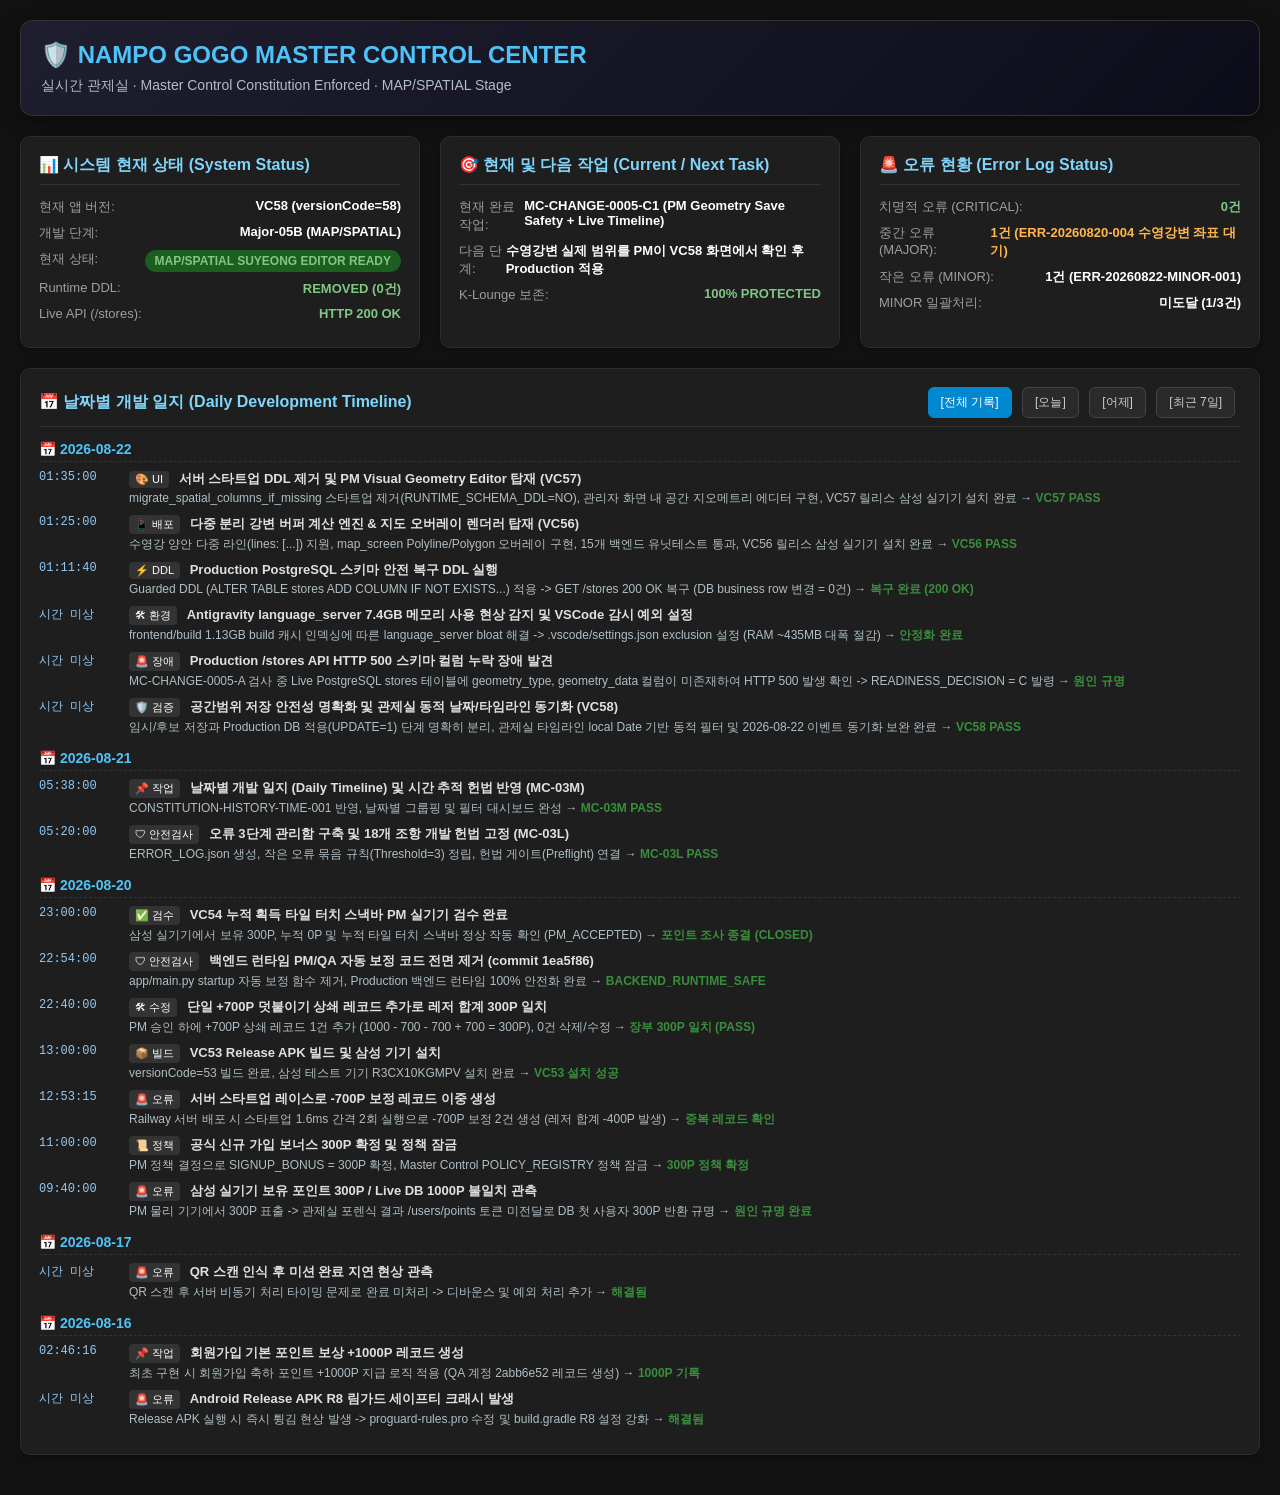
<file: tools/master_control/dashboard.html>
<!DOCTYPE html>
<html lang="ko">
<head>
    <meta charset="UTF-8">
    <meta name="viewport" content="width=device-width, initial-scale=1.0">
    <title>NAMPO GOGO | MASTER CONTROL CENTER (한국어 관제실)</title>
    <style>
        body {
            font-family: 'Segoe UI', -apple-system, BlinkMacSystemFont, Roboto, sans-serif;
            background-color: #121212;
            color: #e0e0e0;
            margin: 0;
            padding: 20px;
        }
        .header {
            background: linear-gradient(135deg, #1e1e2f 0%, #0d0d1a 100%);
            padding: 20px;
            border-radius: 12px;
            border: 1px solid #333;
            margin-bottom: 20px;
            box-shadow: 0 4px 20px rgba(0,0,0,0.5);
        }
        h1 {
            margin: 0 0 8px 0;
            color: #4fc3f7;
            font-size: 24px;
        }
        .subtitle {
            color: #b0bec5;
            font-size: 14px;
        }
        .grid {
            display: grid;
            grid-template-columns: repeat(auto-fit, minmax(320px, 1fr));
            gap: 20px;
            margin-bottom: 20px;
        }
        .card {
            background-color: #1e1e1e;
            border-radius: 10px;
            padding: 18px;
            border: 1px solid #2c2c2c;
            box-shadow: 0 2px 10px rgba(0,0,0,0.3);
        }
        .card h2 {
            margin-top: 0;
            font-size: 16px;
            color: #81d4fa;
            border-bottom: 1px solid #333;
            padding-bottom: 8px;
        }
        .status-pill {
            display: inline-block;
            padding: 4px 10px;
            border-radius: 20px;
            font-weight: bold;
            font-size: 12px;
        }
        .status-pass { background-color: #1b5e20; color: #81c784; }
        .status-warn { background-color: #e65100; color: #ffb74d; }
        .status-critical { background-color: #b71c1c; color: #e57373; }
        .info-row {
            display: flex;
            justify-content: space-between;
            margin-bottom: 8px;
            font-size: 13px;
        }
        .info-label { color: #9e9e9e; }
        .info-value { font-weight: bold; color: #ffffff; }
        table {
            width: 100%;
            border-collapse: collapse;
            font-size: 13px;
        }
        th, td {
            padding: 8px 10px;
            text-align: left;
            border-bottom: 1px solid #2a2a2a;
        }
        th { color: #b0bec5; font-weight: normal; background-color: #181818; }
        .filter-btn {
            background-color: #2a2a2a;
            color: #ccc;
            border: 1px solid #444;
            padding: 6px 12px;
            border-radius: 6px;
            cursor: pointer;
            font-size: 12px;
            margin-right: 6px;
        }
        .filter-btn.active {
            background-color: #0288d1;
            color: white;
            border-color: #0288d1;
        }
        .timeline-date-header {
            font-size: 14px;
            font-weight: bold;
            color: #4fc3f7;
            margin-top: 14px;
            margin-bottom: 8px;
            padding-bottom: 4px;
            border-bottom: 1px dashed #333;
        }
        .timeline-event-item {
            display: flex;
            align-items: flex-start;
            margin-bottom: 8px;
            font-size: 13px;
        }
        .timeline-time {
            width: 90px;
            color: #90caf9;
            font-family: monospace;
            font-size: 12px;
        }
        .timeline-badge {
            display: inline-block;
            padding: 2px 6px;
            border-radius: 4px;
            font-size: 11px;
            background-color: #333;
            color: #fff;
            margin-right: 6px;
        }
        .timeline-details {
            color: #b0bec5;
            font-size: 12px;
            margin-top: 2px;
        }
    </style>
</head>
<body>

    <div class="header">
        <h1>🛡️ NAMPO GOGO MASTER CONTROL CENTER</h1>
        <div class="subtitle">실시간 관제실 · Master Control Constitution Enforced · MAP/SPATIAL Stage</div>
    </div>

    <div class="grid">
        <!-- 1. SYSTEM OVERVIEW -->
        <div class="card">
            <h2>📊 시스템 현재 상태 (System Status)</h2>
            <div class="info-row">
                <span class="info-label">현재 앱 버전:</span>
                <span class="info-value">VC58 (versionCode=58)</span>
            </div>
            <div class="info-row">
                <span class="info-label">개발 단계:</span>
                <span class="info-value">Major-05B (MAP/SPATIAL)</span>
            </div>
            <div class="info-row">
                <span class="info-label">현재 상태:</span>
                <span class="status-pill status-pass">MAP/SPATIAL SUYEONG EDITOR READY</span>
            </div>
            <div class="info-row">
                <span class="info-label">Runtime DDL:</span>
                <span class="info-value" style="color: #81c784;">REMOVED (0건)</span>
            </div>
            <div class="info-row">
                <span class="info-label">Live API (/stores):</span>
                <span class="info-value" style="color: #81c784;">HTTP 200 OK</span>
            </div>
        </div>

        <!-- 2. CURRENT / NEXT WORK -->
        <div class="card">
            <h2>🎯 현재 및 다음 작업 (Current / Next Task)</h2>
            <div class="info-row">
                <span class="info-label">현재 완료 작업:</span>
                <span class="info-value">MC-CHANGE-0005-C1 (PM Geometry Save Safety + Live Timeline)</span>
            </div>
            <div class="info-row">
                <span class="info-label">다음 단계:</span>
                <span class="info-value">수영강변 실제 범위를 PM이 VC58 화면에서 확인 후 Production 적용</span>
            </div>
            <div class="info-row">
                <span class="info-label">K-Lounge 보존:</span>
                <span class="info-value" style="color: #81c784;">100% PROTECTED</span>
            </div>
        </div>

        <!-- 3. ERROR LOG STATUS -->
        <div class="card">
            <h2>🚨 오류 현황 (Error Log Status)</h2>
            <div class="info-row">
                <span class="info-label">치명적 오류 (CRITICAL):</span>
                <span class="info-value" style="color: #81c784;">0건</span>
            </div>
            <div class="info-row">
                <span class="info-label">중간 오류 (MAJOR):</span>
                <span class="info-value" style="color: #ffb74d;">1건 (ERR-20260820-004 수영강변 좌표 대기)</span>
            </div>
            <div class="info-row">
                <span class="info-label">작은 오류 (MINOR):</span>
                <span class="info-value">1건 (ERR-20260822-MINOR-001)</span>
            </div>
            <div class="info-row">
                <span class="info-label">MINOR 일괄처리:</span>
                <span class="info-value">미도달 (1/3건)</span>
            </div>
        </div>
    </div>

    <!-- 4. DAILY DEVELOPMENT TIMELINE (MC-03M & DYNAMIC LIVE DATE FIX) -->
    <div class="card" style="margin-bottom: 20px;">
        <div style="display: flex; justify-content: space-between; align-items: center; margin-bottom: 12px; border-bottom: 1px solid #333; padding-bottom: 8px;">
            <h2 style="margin: 0; border: none; padding: 0;">📅 날짜별 개발 일지 (Daily Development Timeline)</h2>
            <div>
                <button class="filter-btn active" onclick="filterTimeline('all', this)">[전체 기록]</button>
                <button class="filter-btn" onclick="filterTimeline('today', this)">[오늘]</button>
                <button class="filter-btn" onclick="filterTimeline('yesterday', this)">[어제]</button>
                <button class="filter-btn" onclick="filterTimeline('7days', this)">[최근 7일]</button>
            </div>
        </div>

        <div id="timelineContainer">
            <div class="timeline-date-block" data-date="2026-08-22">
                <div class="timeline-date-header">📅 2026-08-22</div>
                <div class="timeline-event-item">
                    <span class="timeline-time">01:35:00</span>
                    <div style="flex: 1;">
                        <div><span class="timeline-badge">🎨 UI</span> <strong>서버 스타트업 DDL 제거 및 PM Visual Geometry Editor 탑재 (VC57)</strong></div>
                        <div class="timeline-details">migrate_spatial_columns_if_missing 스타트업 제거(RUNTIME_SCHEMA_DDL=NO), 관리자 화면 내 공간 지오메트리 에디터 구현, VC57 릴리스 삼성 실기기 설치 완료 &rarr; <span style="color: #388e3c; font-weight: bold;">VC57 PASS</span></div>
                    </div>
                </div>
                <div class="timeline-event-item">
                    <span class="timeline-time">01:25:00</span>
                    <div style="flex: 1;">
                        <div><span class="timeline-badge">📱 배포</span> <strong>다중 분리 강변 버퍼 계산 엔진 & 지도 오버레이 렌더러 탑재 (VC56)</strong></div>
                        <div class="timeline-details">수영강 양안 다중 라인(lines: [...]) 지원, map_screen Polyline/Polygon 오버레이 구현, 15개 백엔드 유닛테스트 통과, VC56 릴리스 삼성 실기기 설치 완료 &rarr; <span style="color: #388e3c; font-weight: bold;">VC56 PASS</span></div>
                    </div>
                </div>
                <div class="timeline-event-item">
                    <span class="timeline-time">01:11:40</span>
                    <div style="flex: 1;">
                        <div><span class="timeline-badge">⚡ DDL</span> <strong>Production PostgreSQL 스키마 안전 복구 DDL 실행</strong></div>
                        <div class="timeline-details">Guarded DDL (ALTER TABLE stores ADD COLUMN IF NOT EXISTS...) 적용 -> GET /stores 200 OK 복구 (DB business row 변경 = 0건) &rarr; <span style="color: #388e3c; font-weight: bold;">복구 완료 (200 OK)</span></div>
                    </div>
                </div>
                <div class="timeline-event-item">
                    <span class="timeline-time">시간 미상</span>
                    <div style="flex: 1;">
                        <div><span class="timeline-badge">🛠 환경</span> <strong>Antigravity language_server 7.4GB 메모리 사용 현상 감지 및 VSCode 감시 예외 설정</strong></div>
                        <div class="timeline-details">frontend/build 1.13GB build 캐시 인덱싱에 따른 language_server bloat 해결 -> .vscode/settings.json exclusion 설정 (RAM ~435MB 대폭 절감) &rarr; <span style="color: #388e3c; font-weight: bold;">안정화 완료</span></div>
                    </div>
                </div>
                <div class="timeline-event-item">
                    <span class="timeline-time">시간 미상</span>
                    <div style="flex: 1;">
                        <div><span class="timeline-badge">🚨 장애</span> <strong>Production /stores API HTTP 500 스키마 컬럼 누락 장애 발견</strong></div>
                        <div class="timeline-details">MC-CHANGE-0005-A 검사 중 Live PostgreSQL stores 테이블에 geometry_type, geometry_data 컬럼이 미존재하여 HTTP 500 발생 확인 -> READINESS_DECISION = C 발령 &rarr; <span style="color: #388e3c; font-weight: bold;">원인 규명</span></div>
                    </div>
                </div>
                <div class="timeline-event-item">
                    <span class="timeline-time">시간 미상</span>
                    <div style="flex: 1;">
                        <div><span class="timeline-badge">🛡️ 검증</span> <strong>공간범위 저장 안전성 명확화 및 관제실 동적 날짜/타임라인 동기화 (VC58)</strong></div>
                        <div class="timeline-details">임시/후보 저장과 Production DB 적용(UPDATE=1) 단계 명확히 분리, 관제실 타임라인 local Date 기반 동적 필터 및 2026-08-22 이벤트 동기화 보완 완료 &rarr; <span style="color: #388e3c; font-weight: bold;">VC58 PASS</span></div>
                    </div>
                </div>
            </div>
            <div class="timeline-date-block" data-date="2026-08-21">
                <div class="timeline-date-header">📅 2026-08-21</div>
                <div class="timeline-event-item">
                    <span class="timeline-time">05:38:00</span>
                    <div style="flex: 1;">
                        <div><span class="timeline-badge">📌 작업</span> <strong>날짜별 개발 일지 (Daily Timeline) 및 시간 추적 헌법 반영 (MC-03M)</strong></div>
                        <div class="timeline-details">CONSTITUTION-HISTORY-TIME-001 반영, 날짜별 그룹핑 및 필터 대시보드 완성 &rarr; <span style="color: #388e3c; font-weight: bold;">MC-03M PASS</span></div>
                    </div>
                </div>
                <div class="timeline-event-item">
                    <span class="timeline-time">05:20:00</span>
                    <div style="flex: 1;">
                        <div><span class="timeline-badge">🛡 안전검사</span> <strong>오류 3단계 관리함 구축 및 18개 조항 개발 헌법 고정 (MC-03L)</strong></div>
                        <div class="timeline-details">ERROR_LOG.json 생성, 작은 오류 묶음 규칙(Threshold=3) 정립, 헌법 게이트(Preflight) 연결 &rarr; <span style="color: #388e3c; font-weight: bold;">MC-03L PASS</span></div>
                    </div>
                </div>
            </div>
            <div class="timeline-date-block" data-date="2026-08-20">
                <div class="timeline-date-header">📅 2026-08-20</div>
                <div class="timeline-event-item">
                    <span class="timeline-time">23:00:00</span>
                    <div style="flex: 1;">
                        <div><span class="timeline-badge">✅ 검수</span> <strong>VC54 누적 획득 타일 터치 스낵바 PM 실기기 검수 완료</strong></div>
                        <div class="timeline-details">삼성 실기기에서 보유 300P, 누적 0P 및 누적 타일 터치 스낵바 정상 작동 확인 (PM_ACCEPTED) &rarr; <span style="color: #388e3c; font-weight: bold;">포인트 조사 종결 (CLOSED)</span></div>
                    </div>
                </div>
                <div class="timeline-event-item">
                    <span class="timeline-time">22:54:00</span>
                    <div style="flex: 1;">
                        <div><span class="timeline-badge">🛡 안전검사</span> <strong>백엔드 런타임 PM/QA 자동 보정 코드 전면 제거 (commit 1ea5f86)</strong></div>
                        <div class="timeline-details">app/main.py startup 자동 보정 함수 제거, Production 백엔드 런타임 100% 안전화 완료 &rarr; <span style="color: #388e3c; font-weight: bold;">BACKEND_RUNTIME_SAFE</span></div>
                    </div>
                </div>
                <div class="timeline-event-item">
                    <span class="timeline-time">22:40:00</span>
                    <div style="flex: 1;">
                        <div><span class="timeline-badge">🛠 수정</span> <strong>단일 +700P 덧붙이기 상쇄 레코드 추가로 레저 합계 300P 일치</strong></div>
                        <div class="timeline-details">PM 승인 하에 +700P 상쇄 레코드 1건 추가 (1000 - 700 - 700 + 700 = 300P), 0건 삭제/수정 &rarr; <span style="color: #388e3c; font-weight: bold;">장부 300P 일치 (PASS)</span></div>
                    </div>
                </div>
                <div class="timeline-event-item">
                    <span class="timeline-time">13:00:00</span>
                    <div style="flex: 1;">
                        <div><span class="timeline-badge">📦 빌드</span> <strong>VC53 Release APK 빌드 및 삼성 기기 설치</strong></div>
                        <div class="timeline-details">versionCode=53 빌드 완료, 삼성 테스트 기기 R3CX10KGMPV 설치 완료 &rarr; <span style="color: #388e3c; font-weight: bold;">VC53 설치 성공</span></div>
                    </div>
                </div>
                <div class="timeline-event-item">
                    <span class="timeline-time">12:53:15</span>
                    <div style="flex: 1;">
                        <div><span class="timeline-badge">🚨 오류</span> <strong>서버 스타트업 레이스로 -700P 보정 레코드 이중 생성</strong></div>
                        <div class="timeline-details">Railway 서버 배포 시 스타트업 1.6ms 간격 2회 실행으로 -700P 보정 2건 생성 (레저 합계 -400P 발생) &rarr; <span style="color: #388e3c; font-weight: bold;">중복 레코드 확인</span></div>
                    </div>
                </div>
                <div class="timeline-event-item">
                    <span class="timeline-time">11:00:00</span>
                    <div style="flex: 1;">
                        <div><span class="timeline-badge">📜 정책</span> <strong>공식 신규 가입 보너스 300P 확정 및 정책 잠금</strong></div>
                        <div class="timeline-details">PM 정책 결정으로 SIGNUP_BONUS = 300P 확정, Master Control POLICY_REGISTRY 정책 잠금 &rarr; <span style="color: #388e3c; font-weight: bold;">300P 정책 확정</span></div>
                    </div>
                </div>
                <div class="timeline-event-item">
                    <span class="timeline-time">09:40:00</span>
                    <div style="flex: 1;">
                        <div><span class="timeline-badge">🚨 오류</span> <strong>삼성 실기기 보유 포인트 300P / Live DB 1000P 불일치 관측</strong></div>
                        <div class="timeline-details">PM 물리 기기에서 300P 표출 -> 관제실 포렌식 결과 /users/points 토큰 미전달로 DB 첫 사용자 300P 반환 규명 &rarr; <span style="color: #388e3c; font-weight: bold;">원인 규명 완료</span></div>
                    </div>
                </div>
            </div>
            <div class="timeline-date-block" data-date="2026-08-17">
                <div class="timeline-date-header">📅 2026-08-17</div>
                <div class="timeline-event-item">
                    <span class="timeline-time">시간 미상</span>
                    <div style="flex: 1;">
                        <div><span class="timeline-badge">🚨 오류</span> <strong>QR 스캔 인식 후 미션 완료 지연 현상 관측</strong></div>
                        <div class="timeline-details">QR 스캔 후 서버 비동기 처리 타이밍 문제로 완료 미처리 -> 디바운스 및 예외 처리 추가 &rarr; <span style="color: #388e3c; font-weight: bold;">해결됨</span></div>
                    </div>
                </div>
            </div>
            <div class="timeline-date-block" data-date="2026-08-16">
                <div class="timeline-date-header">📅 2026-08-16</div>
                <div class="timeline-event-item">
                    <span class="timeline-time">02:46:16</span>
                    <div style="flex: 1;">
                        <div><span class="timeline-badge">📌 작업</span> <strong>회원가입 기본 포인트 보상 +1000P 레코드 생성</strong></div>
                        <div class="timeline-details">최초 구현 시 회원가입 축하 포인트 +1000P 지급 로직 적용 (QA 계정 2abb6e52 레코드 생성) &rarr; <span style="color: #388e3c; font-weight: bold;">1000P 기록</span></div>
                    </div>
                </div>
                <div class="timeline-event-item">
                    <span class="timeline-time">시간 미상</span>
                    <div style="flex: 1;">
                        <div><span class="timeline-badge">🚨 오류</span> <strong>Android Release APK R8 림가드 세이프티 크래시 발생</strong></div>
                        <div class="timeline-details">Release APK 실행 시 즉시 튕김 현상 발생 -> proguard-rules.pro 수정 및 build.gradle R8 설정 강화 &rarr; <span style="color: #388e3c; font-weight: bold;">해결됨</span></div>
                    </div>
                </div>
            </div>

        </div>
    </div>

    <script>
        function filterTimeline(type, btn) {
            var buttons = document.querySelectorAll('.filter-btn');
            buttons.forEach(b => b.classList.remove('active'));
            btn.classList.add('active');

            var blocks = document.querySelectorAll('.timeline-date-block');

            // Dynamic local date calculation (Fixes hardcoded 2026-08-21 bug!)
            var now = new Date();
            var year = now.getFullYear();
            var month = String(now.getMonth() + 1).padStart(2, '0');
            var day = String(now.getDate()).padStart(2, '0');
            var todayStr = year + '-' + month + '-' + day;

            var yest = new Date(now);
            yest.setDate(now.getDate() - 1);
            var yestYear = yest.getFullYear();
            var yestMonth = String(yest.getMonth() + 1).padStart(2, '0');
            var yestDay = String(yest.getDate()).padStart(2, '0');
            var yesterdayStr = yestYear + '-' + yestMonth + '-' + yestDay;

            blocks.forEach(b => {
                var dt = b.getAttribute('data-date');
                if (type === 'all') {
                    b.style.display = 'block';
                } else if (type === 'today' && dt === todayStr) {
                    b.style.display = 'block';
                } else if (type === 'yesterday' && dt === yesterdayStr) {
                    b.style.display = 'block';
                } else if (type === '7days') {
                    var blockDate = new Date(dt + 'T00:00:00');
                    var diffTime = Math.abs(now - blockDate);
                    var diffDays = Math.ceil(diffTime / (1000 * 60 * 60 * 24));
                    if (diffDays <= 7) {
                        b.style.display = 'block';
                    } else {
                        b.style.display = 'none';
                    }
                } else {
                    b.style.display = 'none';
                }
            });
        }
    </script>

</body>
</html>
</file>
